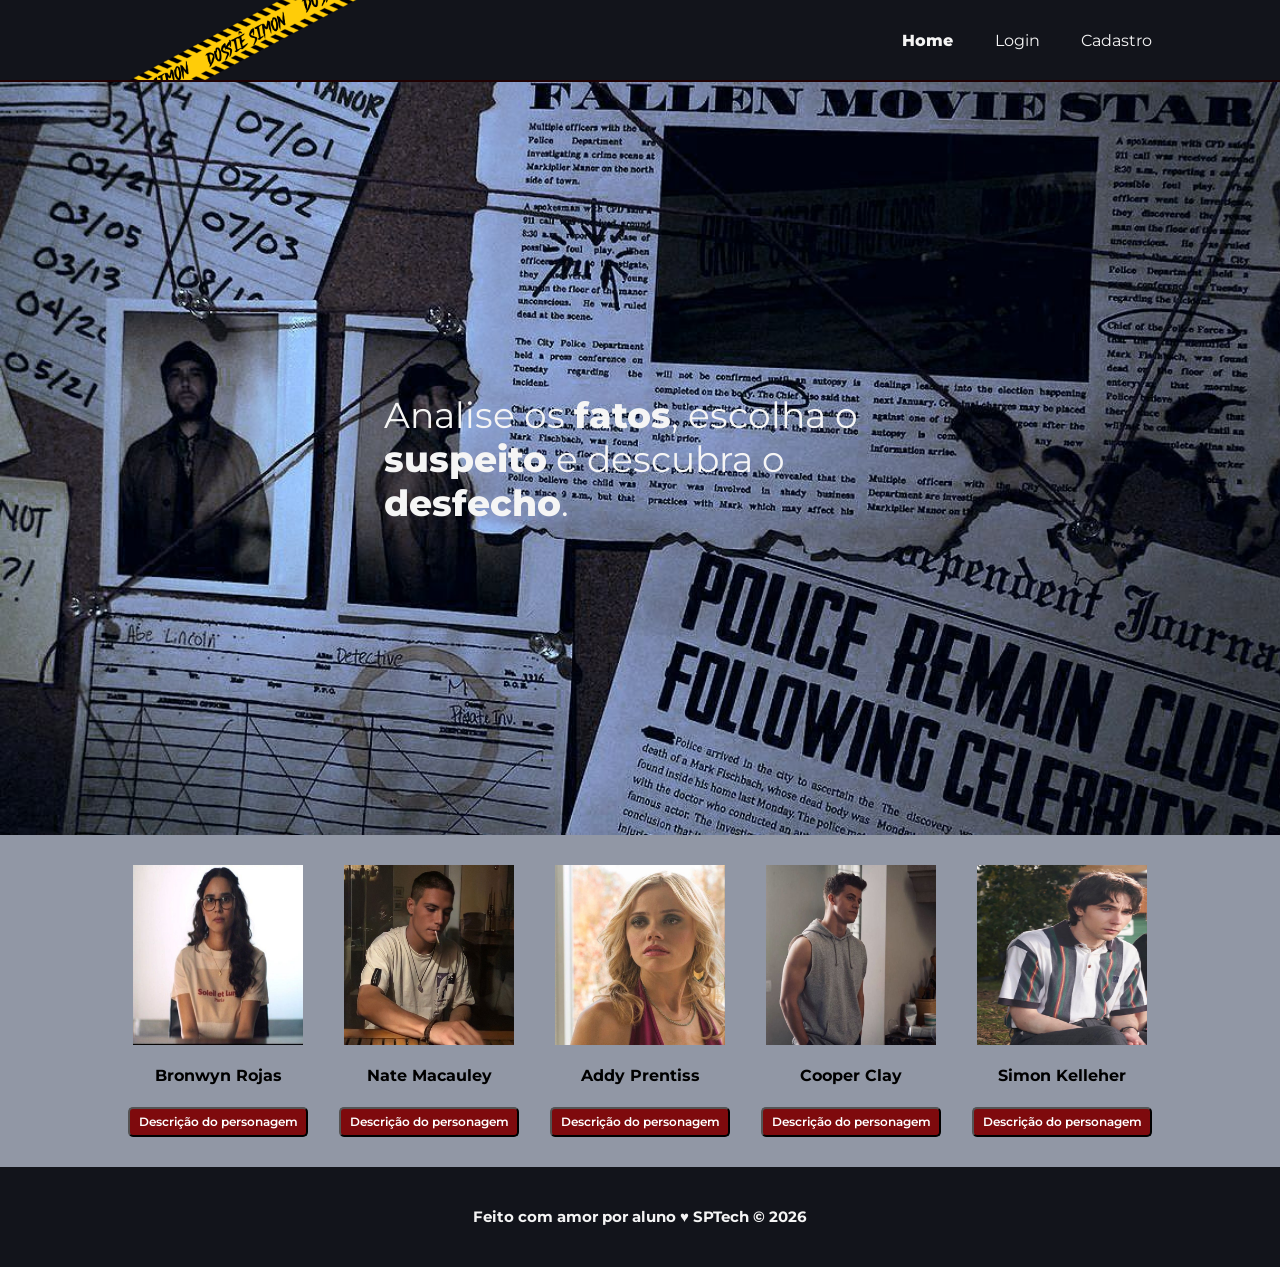
<file: web-data-viz/public/index.html>
<!DOCTYPE html>
<html lang="en">

<head>
    <meta charset="UTF-8">
    <meta http-equiv="X-UA-Compatible" content="IE=edge">
    <meta name="viewport" content="width=device-width, initial-scale=1.0">

    <title>Dossiê Simon | Página Inicial</title>

    <script src="./js/sessao.js"></script>

    <link rel="stylesheet" href="./css/estilo.css">
    <link rel="icon" href="./assets/icon/Dossie Simon icon.png">
    <link rel="preconnect" href="https://fonts.gstatic.com">
</head>

<body>
    <div class="header">
      <div class="container">
        <div class="logo">
        <img src="assets/icon/dossie-simon.png">
    </div>
        <ul class="navbar">
          <li class="agora">
            <a href="#">Home</a>
          </li>
          <li>
            <a href="login.html">Login</a>
          </li>
          <li>
            <a href="cadastro.html">Cadastro</a>
          </li>
        </ul>
      </div>
    </div>
  <span></span>
    <div class="banner">
      <div class="container">
        <p>Analise os <span>fatos</span>, escolha o <span>suspeito</span> e descubra o <span>desfecho</span>.</p>
      </div>
    </div>
  
    <div class="social">
      <div class="container">
        <div class="boxes">
          <div class="box">
            <img src="assets/imgs/bronwyn.jpg">
            <h4>Bronwyn Rojas</h4>
            <button class="btn-info" onclick="info_b()">Descrição do personagem</button>
            <div id="info_bronwyn"></div>
          </div>
          <div class="box">
            <img src="assets/imgs/nate.jpg">
            <h4>Nate Macauley</h4>
            <button class="btn-info" onclick="info_n()">Descrição do personagem</button>
            <div id="info_nate"></div>
          </div>
          <div class="box">
            <img src="assets/imgs/addy.jpg">
            <h4>Addy Prentiss</h4>
             <button class="btn-info" onclick="info_a()">Descrição do personagem</button>
            <div id="info_addy"></div>
          </div>
          <div class="box">
            <img src="assets/imgs/cooper.jpg">
            <h4>Cooper Clay</h4>
            <button class="btn-info" onclick="info_c()">Descrição do personagem</button>
            <div id="info_cooper"></div>
          </div>
          <div class="box">
            <img src="assets/imgs/simon.jpg">
            <h4>Simon Kelleher</h4>
            <button class="btn-info" onclick="info_s()">Descrição do personagem</button>
            <div id="info_simon"></div>
          </div>
        </div>
      </div>
    </div>
  
    <div class="footer">
      <div class="container">
        <h4>Feito com amor por aluno &hearts; SPTech &copy; 2026</h4>
      </div>
    </div>
  </body>

</html>
</file>
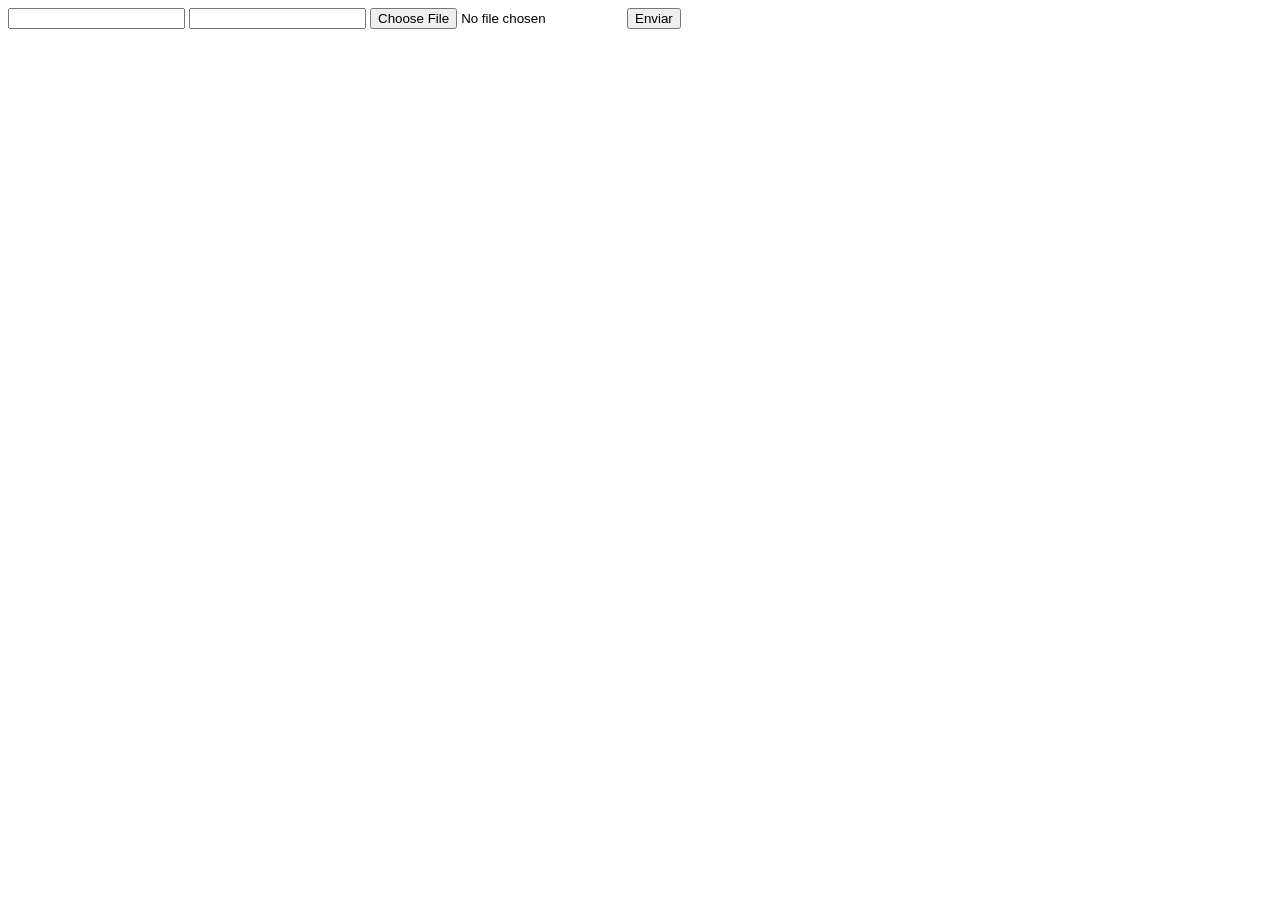
<file: web-data-viz/DOCUMENTOS_DE_APOIO/exemplo_de_upload_de_arquivo/public/index.html>
<!DOCTYPE html>
<html lang="en">

<head>
  <meta charset="UTF-8">
  <meta http-equiv="X-UA-Compatible" content="IE=edge">
  <meta name="viewport" content="width=device-width, initial-scale=1.0">
  <title>Upload</title>
</head>

<body>

  <div>
    <input name="nome" id="nome" type="text" />
    <input name="email" id="email" type="url" />
    <input name="foto" id="foto" type="file" />
    <button onclick="enviar()">Enviar</button>
  </div>

  <div id="container"></div>
</body>

</html>

<script>
  function enviar() {
    const formData = new FormData();
    formData.append('foto', foto.files[0])
    formData.append('nome', nome.value)
    formData.append('email', email.value)

    fetch("/usuarios/cadastro", {
      method: "POST",
      body: formData
    })
      .then(res => {
        window.location = "./perfil.html"
      })
      .catch(err => {
        console.log(err);
      })
  }
</script>
</file>
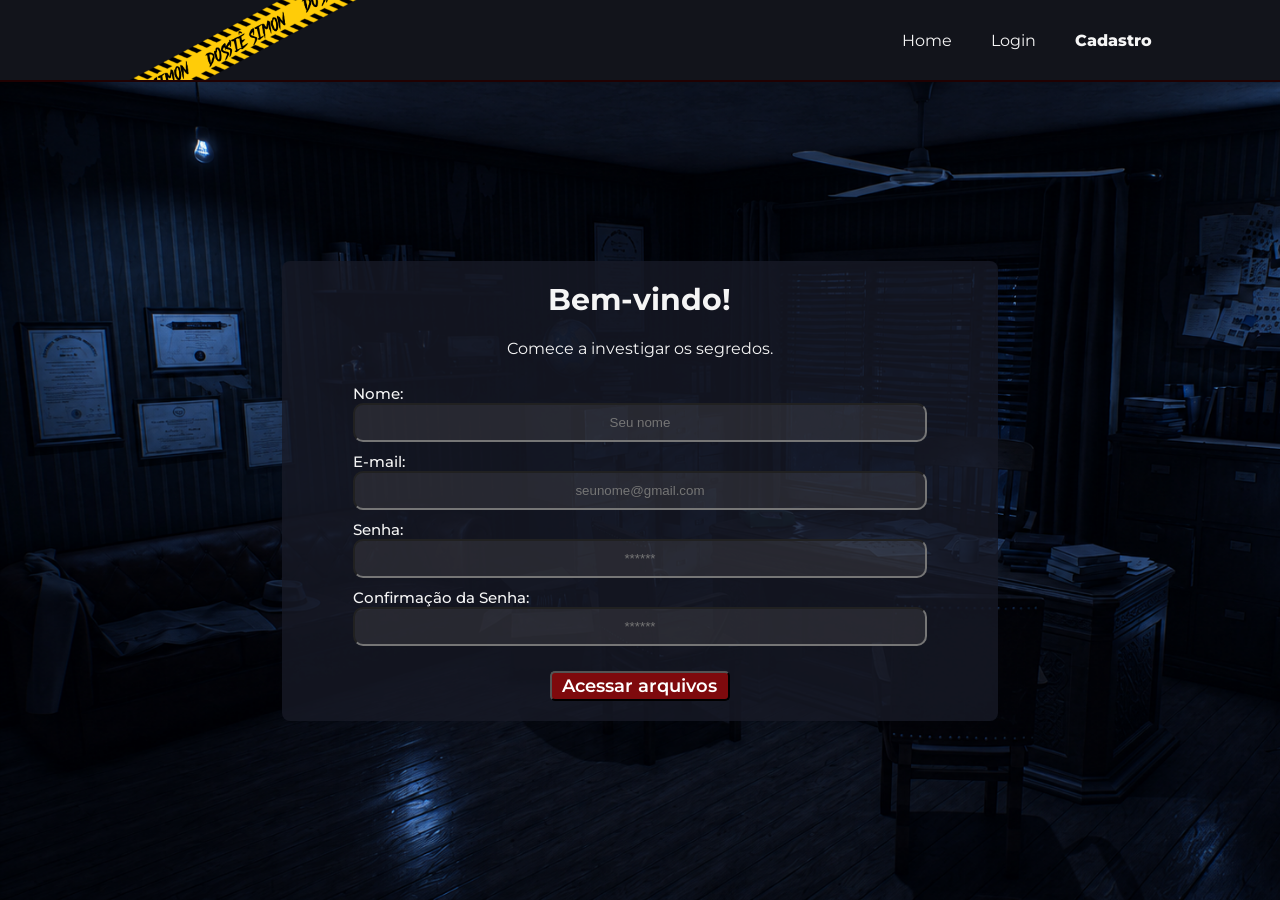
<file: web-data-viz/public/cadastro.html>
<!DOCTYPE html>
<html lang="pt-br">

<head>
  <meta charset="UTF-8" />
  <meta http-equiv="X-UA-Compatible" content="IE=edge" />
  <meta name="viewport" content="width=device-width, initial-scale=1.0" />

  <title>Dossiê Simon | Cadastro</title>

  <script src="./js/sessao.js"></script>

  <link rel="stylesheet" href="./css/estilo.css" />
  <link rel="icon" href="./assets/icon/Dossie Simon icon.png">
  <link rel="preconnect" href="https://fonts.gstatic.com" />

</head>

<body>
  <!--header inicio-->
  <div class="header">
    <div class="container">
      <div class="logo">
        <img src="assets/icon/dossie-simon.png">
    </div>
      <ul class="navbar">
        <li>
          <a href="index.html">Home</a>
        </li>
        <li>
          <a href="login.html">Login</a>
        </li>
        <li class="agora">
          <a href="#">Cadastro</a>
        </li>
      </ul>
    </div>
  </div>
  <!--header fim-->

  <div class="login">
    <div class="alerta_erro">
      <div class="card_erro" id="cardErro">
        <span id="mensagem_erro"></span>
      </div>
    </div>
    <div class="container">
      <div class="card card-cadastro">
        <h2>Bem-vindo!</h2>
        <h4 class="frase">Comece a investigar os segredos.</h4>
        <div class="formulario">
          <!--
                         Para inserir mais um campo, copie uma das inputs abaixo.
                         Assim que inserir vá para o script abaixo.
                     -->
          <div class="campo">
            <span>Nome:</span>
            <input id="nome_input" type="text" placeholder="Seu nome" />
          </div>
          <div class="campo">
            <span>E-mail:</span>
            <input id="email_input" type="text" placeholder="seunome@gmail.com" />
          </div>
          <div class="campo">
            <span>Senha:</span>
            <input id="senha_input" type="password" placeholder="******" />
          </div>
          <div class="campo">
            <span>Confirmação da Senha:</span>
            <input id="confirmacao_senha_input" type="password" placeholder="******" />
          </div>
          <button class="botao" onclick="cadastrar()">Acessar arquivos</button>
        </div>
        <div id="div_aguardar" class="loading-div">
          <img src="./assets/circle-loading.gif" id="loading-gif" />
        </div>

        <div id="div_erros_login"></div>
      </div>
    </div>
  </div>

</body>

</html>

<script>

  function cadastrar() {
    // aguardar();

    //Recupere o valor da nova input pelo nome do id
    // Agora vá para o método fetch logo abaixo
    var nomeVar = nome_input.value;
    var emailVar = email_input.value;
    var senhaVar = senha_input.value;
    var confirmacaoSenhaVar = confirmacao_senha_input.value;
  
    // Verificando se há algum campo em branco
    if (
      nomeVar == "" ||
      emailVar == "" ||
      senhaVar == "" ||
      confirmacaoSenhaVar == "" 
    ) {
      cardErro.style.display = "block";
      mensagem_erro.innerHTML =
        "(Mensagem de erro para todos os campos em branco)";

      finalizarAguardar();
      return false;
    } 
    else if (nomeVar.length <= 1) {
        cardErro.style.display = "block";
        mensagem_erro.innerHTML = "O nome deve ter mais de um caractere.";
        return false;
    } 
    else if (emailVar.indexOf('@') == -1 || emailVar.indexOf('.') == -1) {
        cardErro.style.display = "block";
        mensagem_erro.innerHTML = "O e-mail deve ser válido (obrigatoriamente conter '@' e '.')";
        return false;
    } 
    else if (senhaVar.length < 6) {
        cardErro.style.display = "block";
        mensagem_erro.innerHTML = "A senha deve ter pelo menos 6 caracteres.";
        return false;
    } 
    else if (confirmacaoSenhaVar != senhaVar) {
        cardErro.style.display = "block";
        mensagem_erro.innerHTML ="As senhas informadas não coincidem.";
        return false; 
    } 
    else {
      setInterval(sumirMensagem, 5000);
    }

   
    // Enviando o valor da nova input
    fetch("/usuarios/cadastrar", {
      method: "POST",
      headers: {
        "Content-Type": "application/json",
      },
      body: JSON.stringify({
        // crie um atributo que recebe o valor recuperado aqui
        // Agora vá para o arquivo routes/usuario.js
        nomeServer: nomeVar,
        emailServer: emailVar,
        senhaServer: senhaVar,
      }),
    })
      .then(function (resposta) {
        console.log("resposta: ", resposta);

        if (resposta.ok) {
          cardErro.style.display = "block";

          mensagem_erro.innerHTML =
            "Cadastro realizado com sucesso! Redirecionando para tela de Login...";

          setTimeout(() => {
            window.location = "login.html";
          }, "2000");

          limparFormulario();
          finalizarAguardar();
        } else {
          throw "Houve um erro ao tentar realizar o cadastro!";
        }
      })
      .catch(function (resposta) {
        console.log(`#ERRO: ${resposta}`);
        finalizarAguardar();
      });

    return false;
  }

  function sumirMensagem() {
    cardErro.style.display = "none";
  }
</script>
</file>
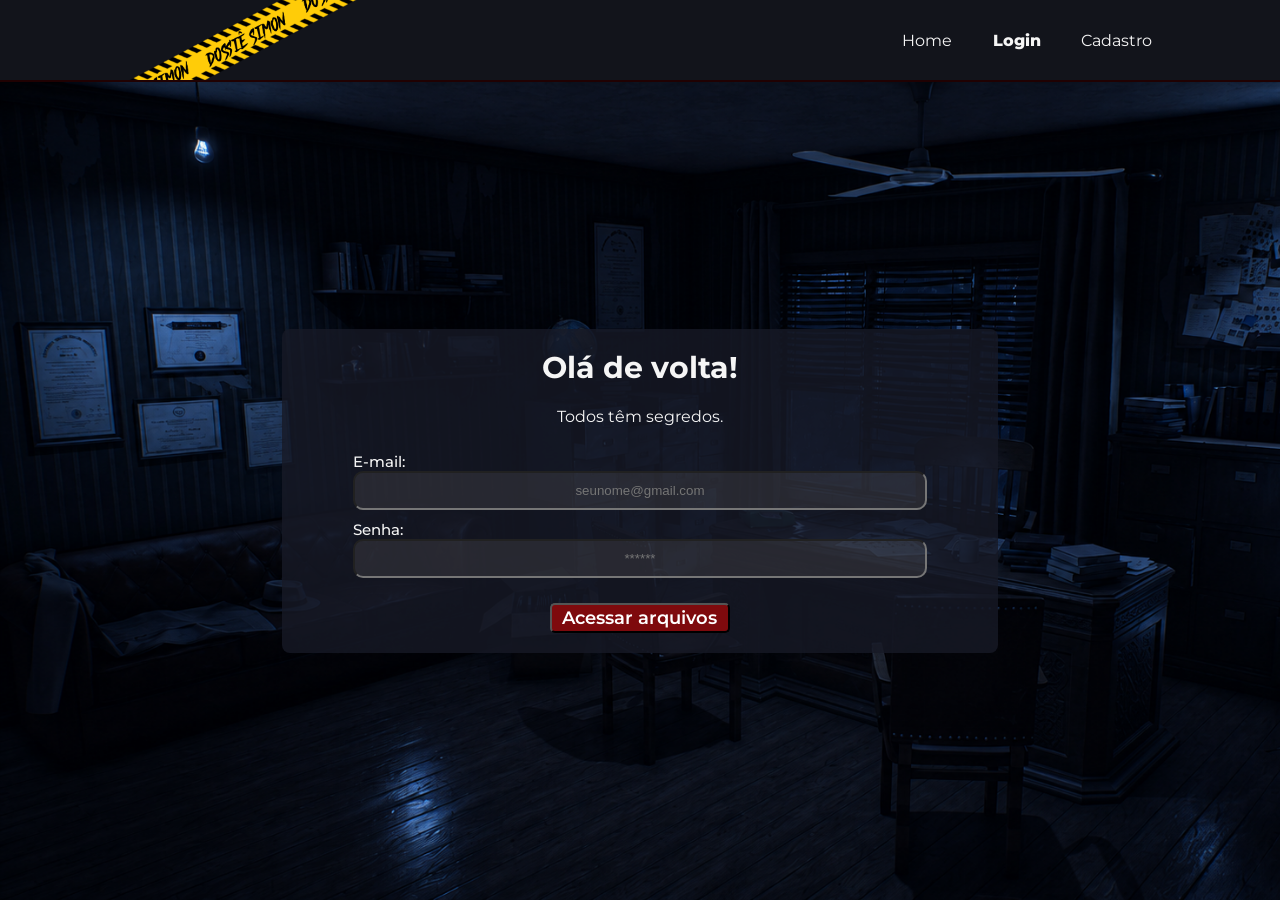
<file: web-data-viz/public/login.html>
<!DOCTYPE html>
<html lang="pt-br">

<head>
    <meta charset="UTF-8">
    <meta http-equiv="X-UA-Compatible" content="IE=edge">
    <meta name="viewport" content="width=device-width, initial-scale=1.0">

    <title>Dossiê Simon | Login</title>

    <script src="./js/sessao.js"></script>

    <link rel="stylesheet" href="./css/estilo.css">
    <link rel="icon" href="./assets/icon/Dossie Simon icon.png">
    <link rel="preconnect" href="https://fonts.gstatic.com">
</head>

<body>

    <!--Header-->

    <div class="header">
        <div class="container">
            <div class="logo">
        <img src="assets/icon/dossie-simon.png">
    </div>
            <ul class="navbar">
                <li>
                    <a href="index.html">Home</a>
                </li>
                <li class="agora">
                    <a href="#">Login</a>
                </li>
                <li>
                    <a href="cadastro.html">Cadastro</a>
                </li>
            </ul>
        </div>
    </div>


    <div class="login">
        <div class="alerta_erro">
            <div class="card_erro" id="cardErro">
                <span id="mensagem_erro"></span>
            </div>
        </div>
        <div class="container">
            <div class="card card-login">
                <h2>Olá de volta!</h2>
                <h4 class="frase">Todos têm segredos.</h4>
                <div class="formulario">
                    <div class="campo">
                        <span>E-mail:</span>
                        <input id="email_input" type="text" placeholder="seunome@gmail.com">
                    </div>
                    <div class="campo">
                        <span>Senha:</span>
                        <input id="senha_input" type="password" placeholder="******">
                    </div>
                    <button class="botao" onclick="entrar()">Acessar arquivos</button>
                </div>

                <div id="div_aguardar" class="loading-div">
                    <img src="./assets/circle-loading.gif" id="loading-gif">
                </div>

                <div id="div_erros_login"></div>
            </div>
        </div>
    </div>

</body>

</html>

<script>


    function entrar() {
        aguardar();

        var emailVar = email_input.value;
        var senhaVar = senha_input.value;

        if (emailVar == "" || senhaVar == "") {
            cardErro.style.display = "block"
            mensagem_erro.innerHTML = "(Mensagem de erro para todos os campos em branco)";
            finalizarAguardar();
            return false;
        }
        else {
            setInterval(sumirMensagem, 5000)
        }

        console.log("FORM LOGIN: ", emailVar);
        console.log("FORM SENHA: ", senhaVar);

        fetch("/usuarios/autenticar", {
            method: "POST",
            headers: {
                "Content-Type": "application/json"
            },
            body: JSON.stringify({
                emailServer: emailVar,
                senhaServer: senhaVar
            })
        }).then(function (resposta) {
            console.log("ESTOU NO THEN DO entrar()!")

            if (resposta.ok) {
                console.log(resposta);

                resposta.json().then(json => {
                    console.log(json);
                    console.log(JSON.stringify(json));
                    sessionStorage.EMAIL_USUARIO = json.email;
                    sessionStorage.NOME_USUARIO = json.nome;
                    sessionStorage.ID_USUARIO = json.id;
                    sessionStorage.AQUARIOS = JSON.stringify(json.aquarios)

                    setTimeout(function () {
                        window.location = "./dashboard/pistas.html";
                    }, 1000); // apenas para exibir o loading

                });

            } else {

                console.log("Houve um erro ao tentar realizar o login!");

                resposta.text().then(texto => {
                    console.error(texto);
                    finalizarAguardar(texto);
                });
            }

        }).catch(function (erro) {
            console.log(erro);
        })

        return false;
    }

    function sumirMensagem() {
        cardErro.style.display = "none"
    }

</script>
</file>
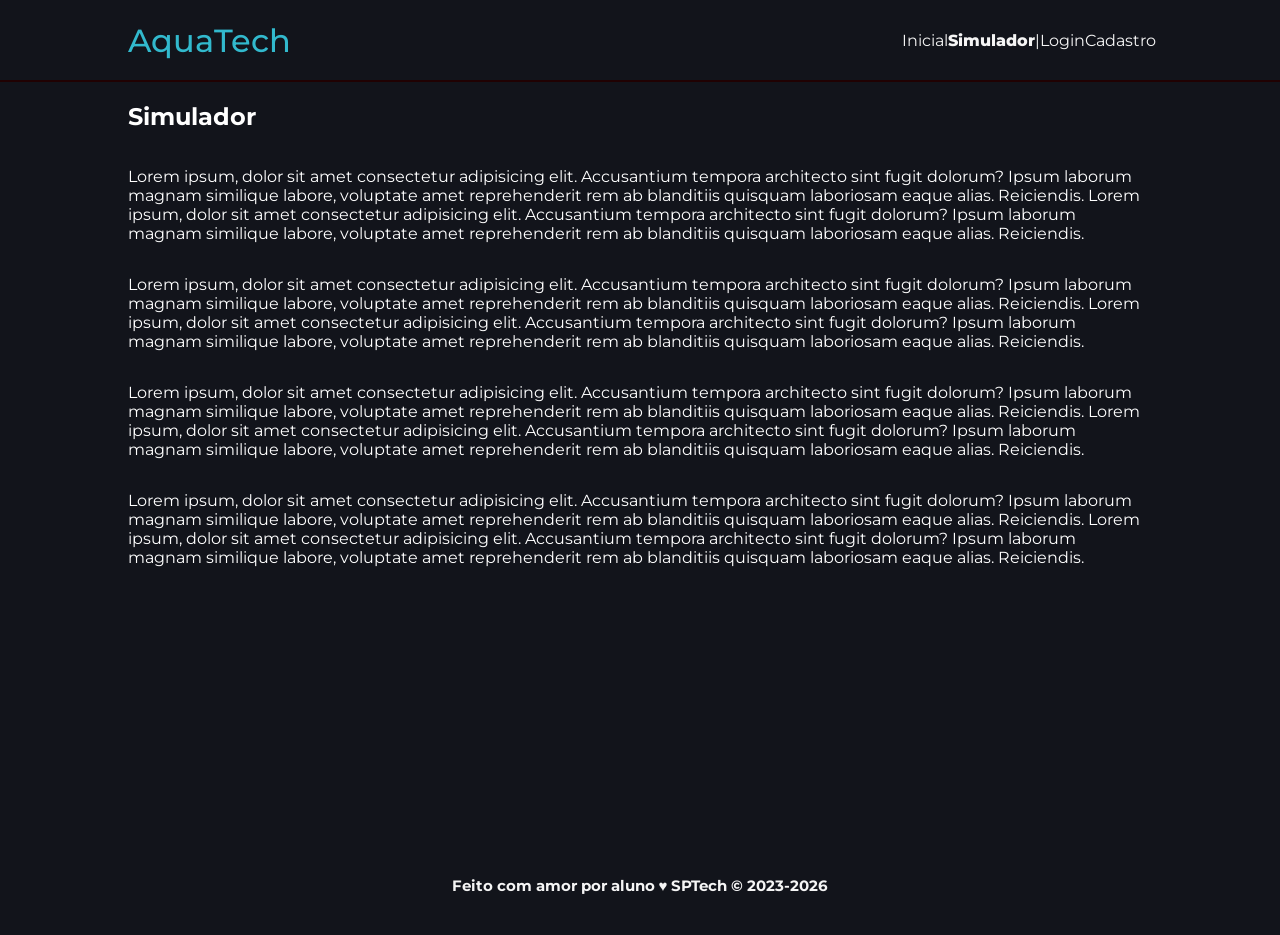
<file: web-data-viz/public/simulador.html>
<!DOCTYPE html>
<html lang="pt-br">

<head>
    <meta charset="UTF-8">
    <meta http-equiv="X-UA-Compatible" content="IE=edge">
    <meta name="viewport" content="width=device-width, initial-scale=1.0">

    <title>AquaTech | Simulador</title>

    <script src="./js/sessao.js"></script>

    <link rel="stylesheet" href="./css/estilo.css">
    <link rel="icon" href="./assets/icon/favicon2.ico">
    <link rel="preconnect" href="https://fonts.gstatic.com">
</head>

<body>

    <!--header inicio-->
    <div class="header">
        <div class="container">
            <h1 class="titulo">AquaTech</h1>
            <ul class="navbar">
                <li>
                    <a href="./index.html">Inicial</a>
                </li>
                <li class="agora">Simulador</li>
                <li>|</li>
                <li>
                    <a href="./login.html">Login</a>
                </li>
                <li>
                    <a href="./login.html">Cadastro</a>
                </li>
            </ul>
        </div>
    </div>


    <!-- simulador inicio -->
    <div class="simulador">
        <div class="container">
            <h2>Simulador</h2>
            <p>Lorem ipsum, dolor sit amet consectetur adipisicing elit. Accusantium tempora architecto sint fugit
                dolorum? Ipsum laborum magnam similique labore, voluptate amet reprehenderit rem ab blanditiis quisquam
                laboriosam eaque alias. Reiciendis. Lorem ipsum, dolor sit amet consectetur adipisicing elit.
                Accusantium tempora architecto sint fugit dolorum? Ipsum laborum magnam similique labore, voluptate amet
                reprehenderit rem ab blanditiis quisquam laboriosam eaque alias. Reiciendis.</p>
            <p>Lorem ipsum, dolor sit amet consectetur adipisicing elit. Accusantium tempora architecto sint fugit
                dolorum? Ipsum laborum magnam similique labore, voluptate amet reprehenderit rem ab blanditiis quisquam
                laboriosam eaque alias. Reiciendis. Lorem ipsum, dolor sit amet consectetur adipisicing elit.
                Accusantium tempora architecto sint fugit dolorum? Ipsum laborum magnam similique labore, voluptate amet
                reprehenderit rem ab blanditiis quisquam laboriosam eaque alias. Reiciendis.</p>
            <p>Lorem ipsum, dolor sit amet consectetur adipisicing elit. Accusantium tempora architecto sint fugit
                dolorum? Ipsum laborum magnam similique labore, voluptate amet reprehenderit rem ab blanditiis quisquam
                laboriosam eaque alias. Reiciendis. Lorem ipsum, dolor sit amet consectetur adipisicing elit.
                Accusantium tempora architecto sint fugit dolorum? Ipsum laborum magnam similique labore, voluptate amet
                reprehenderit rem ab blanditiis quisquam laboriosam eaque alias. Reiciendis.</p>
            <p>Lorem ipsum, dolor sit amet consectetur adipisicing elit. Accusantium tempora architecto sint fugit
                dolorum? Ipsum laborum magnam similique labore, voluptate amet reprehenderit rem ab blanditiis quisquam
                laboriosam eaque alias. Reiciendis. Lorem ipsum, dolor sit amet consectetur adipisicing elit.
                Accusantium tempora architecto sint fugit dolorum? Ipsum laborum magnam similique labore, voluptate amet
                reprehenderit rem ab blanditiis quisquam laboriosam eaque alias. Reiciendis.</p>

        </div>
    </div>
    <!-- simulador fim -->

    <!--footer inicio-->
    <div class="footer">
        <div class="container">
            <h4>Feito com amor por aluno &hearts; SPTech &copy; 2023-2026</h4>
        </div>
    </div>
    <!--footer fim-->


</body>

</html>
</file>
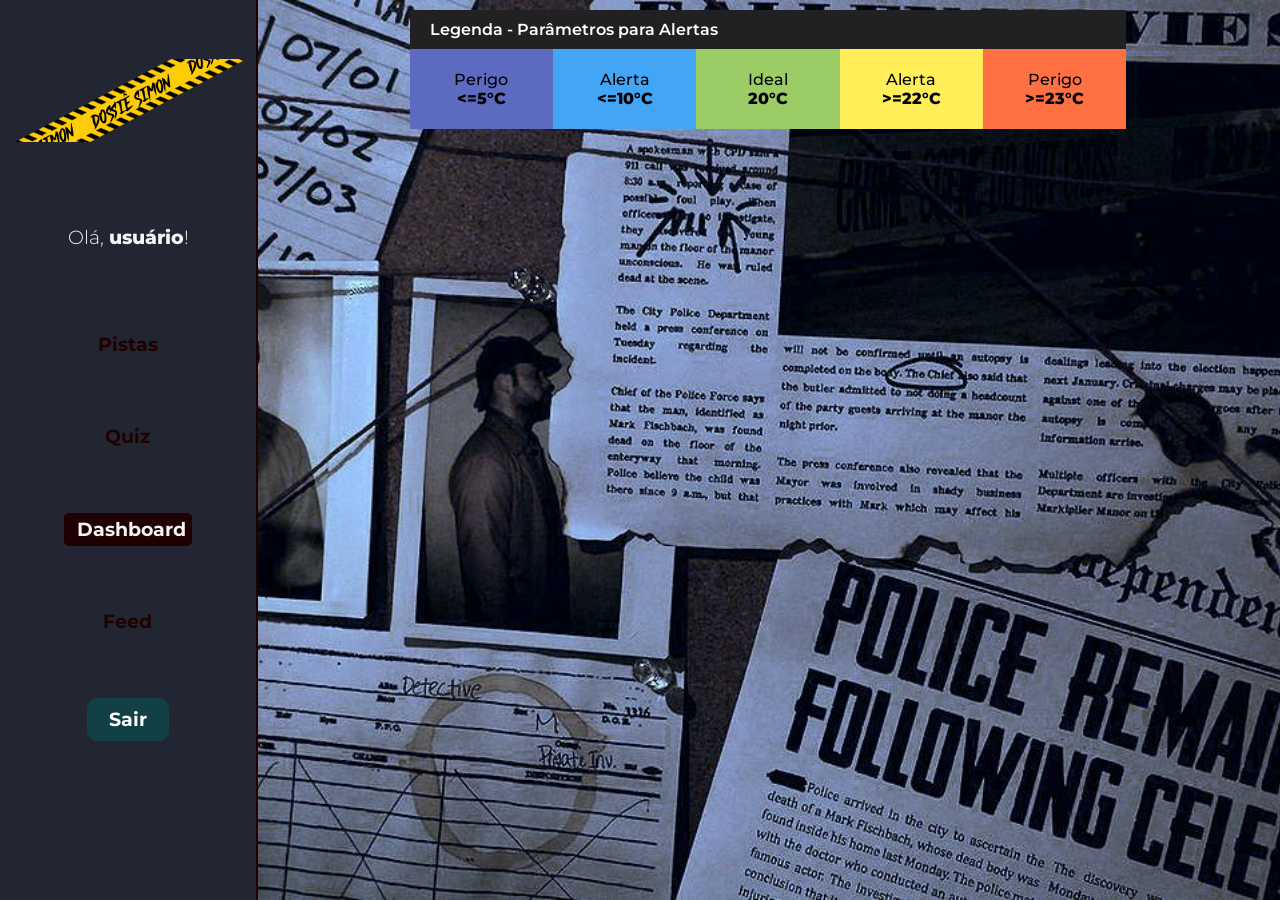
<file: web-data-viz/public/dashboard/cards.html>
<!DOCTYPE html>
<html lang="pt-br">

<head>
    <meta charset="UTF-8">
    <meta http-equiv="X-UA-Compatible" content="IE=edge">
    <meta name="viewport" content="width=device-width, initial-scale=1.0">
    <title>Dossiê Simon | Tempo Real</title>

    <link rel="icon" href="../assets/icon/Dossie Simon icon.png">
    <link rel="stylesheet" href="./../css/dashboards.css">
    <link rel="stylesheet" href="./../css/estilo.css" />
    <script src="../js/sessao.js"></script>
    <script src="../js/alerta.js"></script>
    <link rel="preconnect" href="https://fonts.gstatic.com">
    <link
        href="https://fonts.googleapis.com/css2?family=Exo+2:ital,wght@0,100;0,200;0,300;0,400;0,500;0,600;0,700;0,800;0,900;1,100;1,200;1,300;1,400;1,500;1,600;1,700;1,800;1,900&display=swap"
        rel="stylesheet">
</head>

<body onload="exibirAquarios(),  atualizacaoPeriodica()">

   <div class="janela">
        <div class="header-left">
            <div class="logo">
            <img src="../assets/icon/dossie-simon.png">
            </div>

            <div class="hello">
                <h3>Olá, <span id="b_usuario">usuário</span>!</h3>
            </div>

            <div class="btn-nav-white">
                <a href="./pistas.html">
                    <h3>Pistas</h3>
                </a>
            </div>

             <div class="btn-nav-white">
                <a href="./cards.html">
                    <h3>Quiz</h3>
                </a>
            </div>

            <div class="btn-nav">

                <h3>Dashboard</h3>

            </div>

            <div class="btn-nav-white">
                <a href="./mural.html">
                    <h3>Feed</h3>
                </a>
            </div>

            <div class="btn-logout" onclick="limparSessao()">
                <h3>Sair</h3>
            </div>

        </div>

        <div class="dash">
            <div id="alerta">
            </div>
            <div class="area-parametros-alerta">
                <p class="titulo-legenda">
                    Legenda - Parâmetros para Alertas
                </p>
                <div class="parametros-alerta">
                    <div class="item-regua perigo-frio">
                        <p>Perigo</p>
                        <p>&lt;=5°C</p>
                    </div>
                    <div class="item-regua alerta-frio">
                        <p>Alerta</p>
                        <p>&lt;=10°C</p>
                    </div>
                    <div class="item-regua ideal">
                        <p>Ideal</p>
                        <p>20°C</p>
                    </div>
                    <div class="item-regua alerta-quente">
                        <p>Alerta</p>
                        <p>&gt;=22°C</p>
                    </div>
                    <div class="item-regua perigo-quente">
                        <p>Perigo</p>
                        <p>&gt;=23°C</p>
                    </div>
                </div>
            </div>

            <div class="cards" id="cardAquarios">

            </div>

        </div>

    </div>

</body>

<script>

    function exibirAquarios() {
        JSON.parse(sessionStorage.AQUARIOS).forEach(item => {
            document.getElementById("cardAquarios").innerHTML += `
                    <div class="card-aquario">
                        <div class="title-aquario">
                            <h1>${item.descricao}</h1>
                        </div>
                        <div class="desc-aquario">
                        <div class="temperatura">
                            <p id="temp_aquario_${item.id}">-°C</p>
                        </div>
                        <div class="cor-alerta" id="card_${item.id}"></div>
                    </div>
                    </div>
                    `
        });
    }

</script>

</html>
</file>
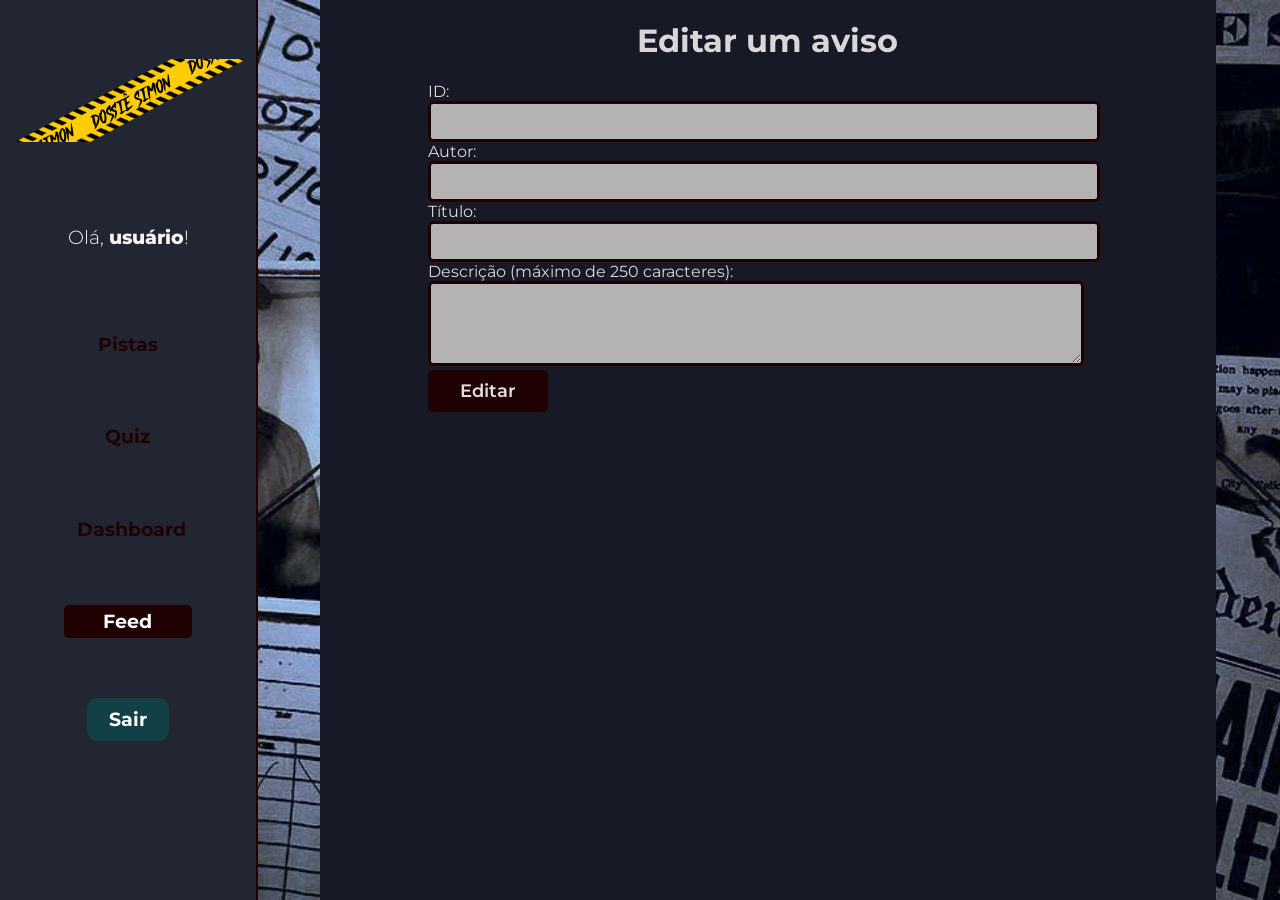
<file: web-data-viz/public/dashboard/edicao-aviso.html>
<!DOCTYPE html>
<html lang="pt-br">

<head>
    <meta charset="UTF-8">
    <meta http-equiv="X-UA-Compatible" content="IE=edge">
    <meta name="viewport" content="width=device-width, initial-scale=1.0">
    <title>Dossiê Simon | Página Inicial</title>

    <link rel="icon" href="../assets/icon/Dossie Simon icon.png">
    <link rel="stylesheet" href="./../css/dashboards.css">
    <link rel="stylesheet" href="./../css/estilo.css" />
    <script src="../js/sessao.js"></script>

    <link rel="preconnect" href="https://fonts.gstatic.com">
    <link
        href="https://fonts.googleapis.com/css2?family=Exo+2:ital,wght@0,100;0,200;0,300;0,400;0,500;0,600;0,700;0,800;0,900;1,100;1,200;1,300;1,400;1,500;1,600;1,700;1,800;1,900&display=swap"
        rel="stylesheet">
</head>

<body onload=" listarInfosDeUm()" style="background-color: #161618;">
    <!-- <body onload="validarSessao()"> -->

   <div class="janela">
        <div class="header-left">
            <div class="logo">
            <img src="../assets/icon/dossie-simon.png">
            </div>

            <div class="hello">
                <h3>Olá, <span id="b_usuario">usuário</span>!</h3>
            </div>

            <div class="btn-nav-white">
                <a href="./pistas.html">
                    <h3>Pistas</h3>
                </a>
            </div>

             <div class="btn-nav-white">
                <a href="./quiz.html">
                    <h3>Quiz</h3>
                </a>
            </div>

            <div class="btn-nav-white">
            <a href="./dashboard.html">
                <h3>Dashboard</h3>
                </a>
            </div>

            <div class="btn-nav">
                <a href="./mural.html">
                    <h3>Feed</h3>
                </a>
            </div>

            <div class="btn-logout" onclick="limparSessao()">
                <h3>Sair</h3>
            </div>

        </div>

        <div class="dash-right">

            <div class="avisos">
                <div class="container">
                    <h1>Editar um aviso</h1>
                    <div class="div-form">
                        <label>
                            ID:
                            <br>
                            <input id="input_id" maxlength="100" type="text" style="color: rgb(196, 196, 196)" disabled>
                        </label>
                        <label>
                            Autor:
                            <br>
                            <input id="input_nome" maxlength="100" type="text" style="color: rgb(196, 196, 196)"
                                disabled>
                        </label>
                        <label>
                            Título:
                            <br>
                            <input id="input_titulo" maxlength="100" type="text" style="color: rgb(196, 196, 196)"
                                disabled>
                        </label>
                        <br>
                        <label>
                            Descrição (máximo de 250 caracteres):
                            <br>
                            <textarea id="textarea_descricao" maxlength="250" rows="5"></textarea>
                        </label>
                        <br>
                        <button onclick="editar()">Editar</button>
                    </div>

                </div>
            </div>
        </div>
    </div>
</body>

</html>

<script>
    function listarInfosDeUm() {
        console.log("Criar função de trazer informações de post escolhido");
    }

    function editar() {
        fetch(`/avisos/editar/${sessionStorage.getItem("ID_POSTAGEM_EDITANDO")}`, {
            method: "PUT",
            headers: {
                "Content-Type": "application/json"
            },
            body: JSON.stringify({
                descricao: textarea_descricao.value
            })
        }).then(function (resposta) {

            if (resposta.ok) {
                window.alert("Post atualizado com sucesso pelo usuario de email: " + sessionStorage.getItem("EMAIL_USUARIO") + "!");
                window.location = "/dashboard/mural.html"
            } else if (resposta.status == 404) {
                window.alert("Deu 404!");
            } else {
                throw ("Houve um erro ao tentar realizar a postagem! Código da resposta: " + resposta.status);
            }
        }).catch(function (resposta) {
            console.log(`#ERRO: ${resposta}`);
        });
    }

</script>
</file>
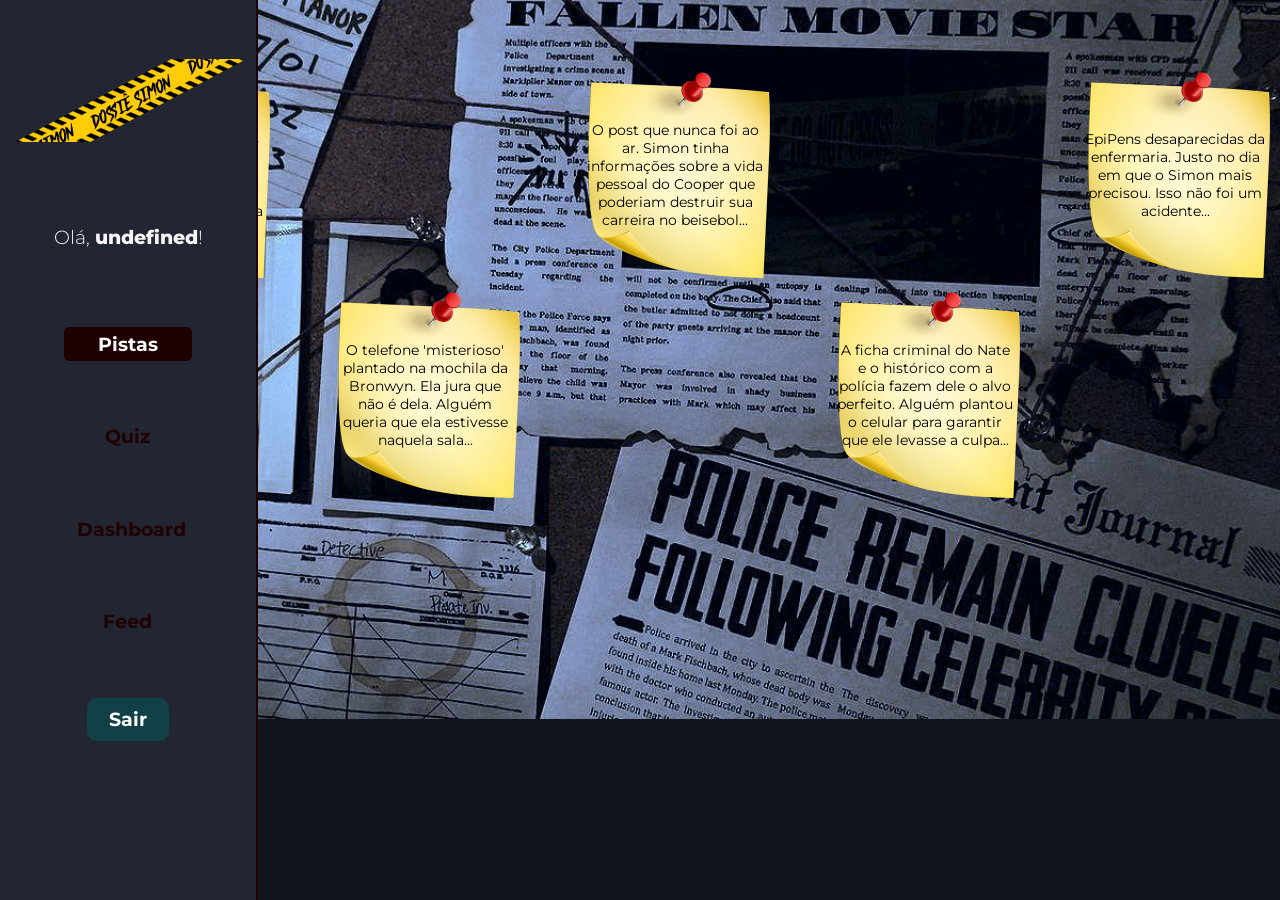
<file: web-data-viz/public/dashboard/pistas.html>
<!DOCTYPE html>
<html lang="en">
<head>
    <meta charset="UTF-8">
    <meta name="viewport" content="width=device-width, initial-scale=1.0">
    <title>Dossiê Simon | Pistas</title>

    <link rel="stylesheet" href="./../css/dashboards.css">
    <link rel="stylesheet" href="./../css/estilo.css" />
    <script src="../js/sessao.js"></script>
    <link rel="icon" href="../assets/icon/Dossie Simon icon.png">
</head>
<body>

<div class="janela">
        <div class="header-left">
            <div class="logo">
            <img src="../assets/icon/dossie-simon.png">
            </div>

            <div class="hello">
                <h3>Olá, <span id="b_usuario">usuário</span>!</h3>
            </div>

            <div class="btn-nav">
                <a href="./pistas.html">
                    <h3>Pistas</h3>
                </a>
            </div>

             <div class="btn-nav-white">
                <a href="./quiz.html">
                    <h3>Quiz</h3>
                </a>
            </div>

            <div class="btn-nav-white">
            <a href="./dashboard.html">
                <h3>Dashboard</h3>
                </a>
            </div>

            <div class="btn-nav-white">
                <a href="./mural.html">
                    <h3>Feed</h3>
                </a>
            </div>

            <div class="btn-logout" onclick="limparSessao()">
                <h3>Sair</h3>
            </div>

        </div>

    <div class="mural">
    <div class="post-it">
        <p>Restos de óleo de amendoim encontrados em um copo na sala de detenção. Simon era alérgico. Alguém sabia exatamente o que estava fazendo...</p></div>
    <div class="post-it baixo">
        <p>O telefone 'misterioso' plantado na mochila da Bronwyn. Ela jura que não é dela. Alguém queria que ela estivesse naquela sala...</p></div>
    <div class="post-it">
        <p>O post que nunca foi ao ar. Simon tinha informações sobre a vida pessoal do Cooper que poderiam destruir sua carreira no beisebol...</p></div> 
    <div class="post-it baixo">
        <p>A ficha criminal do Nate e o histórico com a polícia fazem dele o alvo perfeito. Alguém plantou o celular para garantir que ele levasse a culpa...</p></div>
    <div class="post-it">
        <p>EpiPens desaparecidas da enfermaria. Justo no dia em que o Simon mais precisou. Isso não foi um acidente...</p></div>
    </div>

</body>
</html>
<script>
        b_usuario.innerHTML = sessionStorage.NOME_USUARIO;

</script>
</file>
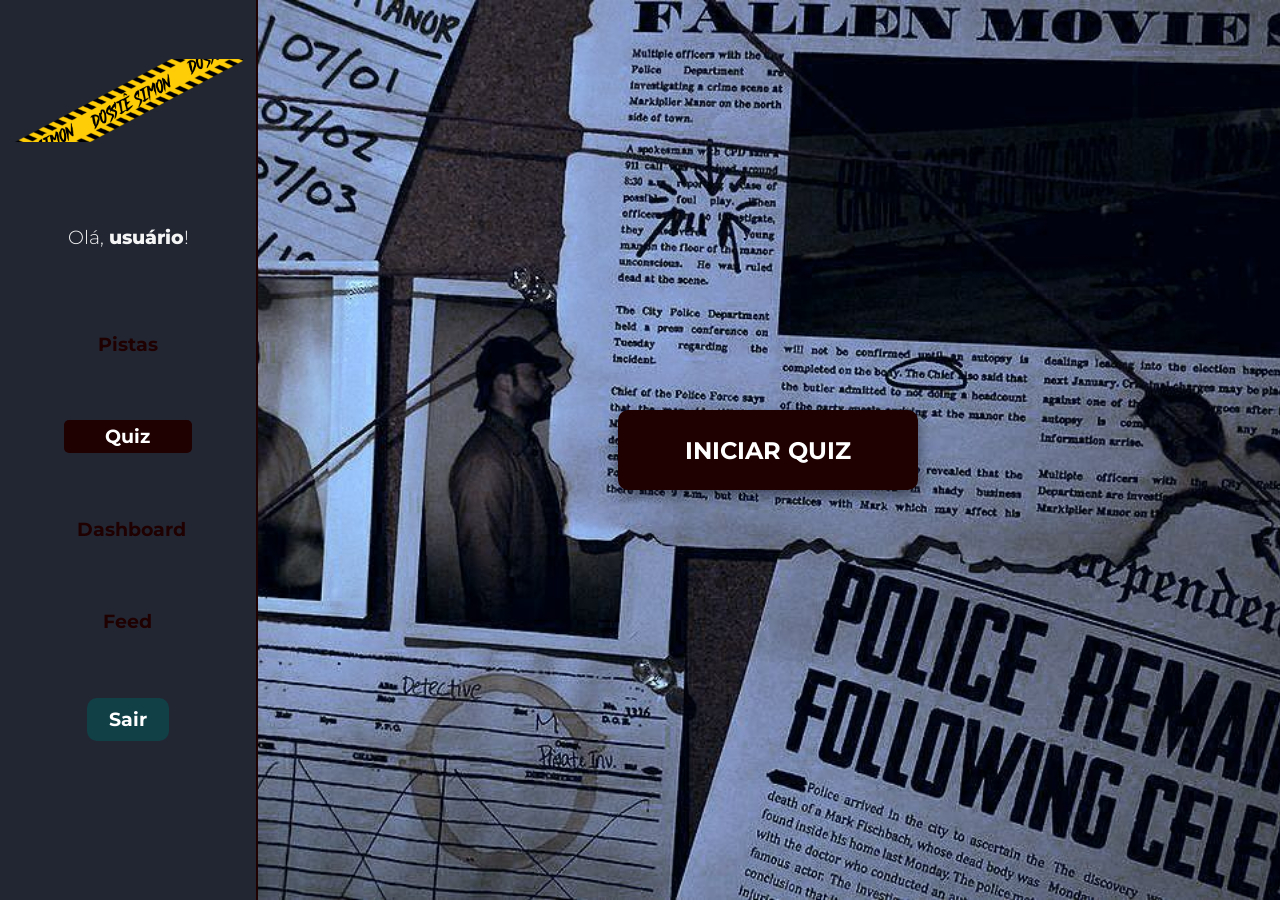
<file: web-data-viz/public/dashboard/quiz.html>
<!DOCTYPE html>
<html lang="pt-br">

<head>
    <meta charset="UTF-8">
    <meta name="viewport" content="width=device-width, initial-scale=1.0">
    <title>Dossiê Simon | Quiz</title>

    <link rel="icon" href="../assets/icon/Dossie Simon icon.png">
    <link rel="stylesheet" href="./../css/dashboards.css">
    <link rel="stylesheet" href="./../css/estilo.css" />
    <script src="../js/sessao.js"></script>
    <script src="./../js/alerta.js"></script>
</head>

<body onload="onloadEsconder()">

    <div class="janela">
        <div class="header-left">
            <div class="logo">
                <img src="../assets/icon/dossie-simon.png">
            </div>

            <div class="hello">
                <h3>Olá, <span id="b_usuario">usuário</span>!</h3>
            </div>

            <div class="btn-nav-white">
                <a href="./pistas.html">
                    <h3>Pistas</h3>
                </a>
            </div>

            <div class="btn-nav">
                <a href="./quiz.html">
                    <h3>Quiz</h3>
                </a>
            </div>

            <div class="btn-nav-white">
                <a href="./dashboard.html">
                    <h3>Dashboard</h3>
                </a>
            </div>

            <div class="btn-nav-white">
                <a href="./mural.html">
                    <h3>Feed</h3>
                </a>
            </div>

            <div class="btn-logout" onclick="limparSessao()">
                <h3>Sair</h3>
            </div>
        </div>

        <div id="pontuacaoEJogo">

            <button id="btnIniciarQuiz" onclick="iniciarQuiz()" class="btn-iniciar">INICIAR QUIZ</button>

            <div id="secao_voto" class="voto" style="display: none;">
                <div class="padding-8">
                    <p>Selecione quem você acredita ser o responsável pelo crime:</p>
                </div>

                <div id="opcoes_voto" class="opcoes-voto">
                    <div class="item-suspeito">
                        <input type="radio" id="suspeito1" name="suspeito" value="Bronwyn">
                        <img src="../assets/imgs/bronwyn.jpg" alt="Bronwyn" class="img">
                        <label for="suspeito1" class="option">Bronwyn (A Inteligente)</label>
                    </div>

                    <div class="item-suspeito">
                        <input type="radio" id="suspeito2" name="suspeito" value="Nate">
                        <img src="../assets/imgs/nate.jpg" alt="Nate" class="img">
                        <label for="suspeito2" class="option">Nate (O Criminoso)</label>
                    </div>

                    <div class="item-suspeito">
                        <input type="radio" id="suspeito3" name="suspeito" value="Cooper">
                        <img src="../assets/imgs/cooper.jpg" alt="Cooper" class="img">
                        <label for="suspeito3" class="option">Cooper (O Atleta)</label>
                    </div>

                    <div class="item-suspeito">
                        <input type="radio" id="suspeito4" name="suspeito" value="Addy">
                        <img src="../assets/imgs/addy.jpg" alt="Addy" class="img">
                        <label for="suspeito4" class="option">Addy (A Princesa)</label>
                    </div>

                    <div class="item-suspeito">
                        <input type="radio" id="suspeito5" name="suspeito" value="Simon">
                        <img src="../assets/imgs/simon.jpg" alt="Simon" class="img">
                        <label for="suspeito5" class="option">Simon (O criador)</label>
                    </div>
                </div>

                <div class="padding-8">
                    <button onclick="confirmarSuspeito()" id="btnVotar">Registrar Suspeito</button>
                </div>
                <div id="msg_voto" class="padding-8"></div>
            </div>

            <div id="verdade" class="vdd" style="display: none;">
                <h3>Verdade Revelada!</h3>
                <p>Depois de semanas de falsas pistas, acusações mútuas entre o quarteto de Bayview
                    (Nate, Bronwyn, Addy e Cooper) e teorias criadas pela comunidade de investigadores,
                    a peça final do quebra-cabeça foi encontrada.</p>
                <span class="frase-destaque">O culpado não estava entre os quatro suspeitos principais.</span>
                <p>
                    O plano foi arquitetado pelo próprio <span class="frase-destaque">Simon Kelleher</span>. Amargurado pelo
                    isolamento social e em busca de uma vingança definitiva contra os colegas que o
                    rejeitaram, Simon planejou a própria morte na sala de detenção para incriminar os
                    quatro estudantes mais populares da escola, garantindo que suas reputações fossem
                    destruídas para sempre.
                </p>
                <p>
                    Para garantir que o plano funcionasse do lado de fora, ele contou com a ajuda oculta
                    de <span class="frase-destaque">Jake</span> (ex-namorado de Addy), que ficou responsável por continuar as
                    postagens no aplicativo About That e direcionar a investigação da polícia contra o grupo.
                </p>
                <p class="fechado">CASO RESOLVIDO</p>

                <button class="fechar-vdd" onclick="fechar()">Fechar página</button>
            </div>

            <div id="pontuacao" class="container-pontuacao">
                <div id="pontuacaoDuranteJogo" class="duranteJogo">
                    <span class="valor acerto">Acertos: <span id="spanCertas">0</span></span>
                    <span class="valor erro">Erros: <span id="spanErradas">0</span></span>
                </div>
                <div id="pontuacaoFinalJogo" class="pontFinal">
                    <span id="pontuacaoFinal">Pontuação Final:
                        <span id="spanPontuacaoFinal">***</span>
                    </span>
                    <span id="msgFinal">***</span>
                </div>
            </div>

            <div id="jogo" class="container-quiz">
                <div id="infoQuestao" class="infosQ">
                    <span>Questão atual: <span id="spanNumeroDaQuestaoAtual"></span> de <span id="qtdQuestoes"></span> questões.</span>
                </div>

                <div id="perguntaDaQuestaoAtual" class="pergQA">
                    <span id="spanQuestaoExibida" class="text-bold"></span>
                </div>

                <div id="infoAlternativas" class="padding-8">
                    <span><em>Escolha uma opção dentre as abaixo:</em></span>
                </div>

                <div id="opcoes" class="flex-colunar padding-8">
                    <span>
                        <input type="radio" id="primeiraOpcao" name="option" class="radio" value="alternativaA" />
                        <label for="primeiraOpcao" class="option" id="labelOpcaoUm"></label>
                    </span>
                    <span>
                        <input type="radio" id="segundaOpcao" name="option" class="radio" value="alternativaB" />
                        <label for="segundaOpcao" class="option" id="labelOpcaoDois"></label>
                    </span>
                    <span>
                        <input type="radio" id="terceiraOpcao" name="option" class="radio" value="alternativaC" />
                        <label for="terceiraOpcao" class="option" id="labelOpcaoTres"></label>
                    </span>
                    <span>
                        <input type="radio" id="quartaOpcao" name="option" class="radio" value="alternativaD" />
                        <label for="quartaOpcao" class="option" id="labelOpcaoQuatro"></label>
                    </span>
                </div>

                <div id="botoes" class="flex-colunar padding-8">
                    <button onclick="submeter()" id="btnSubmeter">Submeter resposta</button>
                    <button onclick="avancar()" id="btnProx" disabled>Avançar para próxima questão</button>
                    <button onclick="tentarNovamente()" id="btnTentarNovamente" disabled>Tentar novamente</button>
                    <button onclick="exibirTelaVoto()" id="confirmarSuspeito">Diga o seu suspeito</button>
                </div>
            </div>

        </div>
    </div>

</body>
</html>

<script>
    if (sessionStorage.NOME_USUARIO) {
        b_usuario.innerHTML = sessionStorage.NOME_USUARIO;
    }

    const listaDeQuestoes = [
        {
            pergunta: "Muitos acreditam que os quatro de Bayview agiram sozinhos, mas a investigação revela que Jake Riordan, o namorado de Addy, teve um papel sombrio por trás das câmeras. Qual era o principal motivo para Jake odiar Simon e querer vê-lo morto?",
            alternativaA: "Simon descobriu que Jake estava traindo Addy com outra garota",
            alternativaB: "Jake queria assumir o controle do site de fofocas 'About That'",
            alternativaC: "Simon sabia que Jake ajudou na fraude das notas de beisebol",
            alternativaD: "Eles eram amigos de infância e Simon o chantageava constantemente",
            alternativaCorreta: "alternativaA"
        },
        {
            pergunta: "TJ Forrester é um personagem secundário que se vê no meio do furacão quando o segredo de Addy é revelado para toda a escola. O que exatamente aconteceu entre TJ e a 'princesa' de Bayview que Simon usou para destruir o relacionamento dela?",
            alternativaA: "Eles foram vistos roubando as respostas da prova final",
            alternativaB: "TJ e Addy tiveram um envolvimento romântico enquanto ela namorava Jake",
            alternativaC: "TJ era quem escrevia os posts de fofoca para o Simon",
            alternativaD: "Eles planejaram juntos a festa onde Simon passou mal",
            alternativaCorreta: "alternativaB"
        },
        {
            pergunta: "A mãe de Nate Macauley é um ponto chave para o desenvolvimento do personagem. Após anos desaparecida e sendo dada como morta por Nate, ela reaparece na cidade. Qual era o verdadeiro problema que a afastou da família por tanto tempo?",
            alternativaA: "Ela estava fugindo da polícia por crimes financeiros",
            alternativaB: "Ela lutava contra o vício em drogas e problemas de saúde mental",
            alternativaC: "Ela iniciou uma nova família rica em outra cidade",
            alternativaD: "Ela foi sequestrada por inimigos do pai de Nate",
            alternativaCorreta: "alternativaB"
        },
        {
            pergunta: "Vanessa Clark é a típica 'garota popular' que parece odiar todos os envolvidos na detenção. No entanto, ela tem uma conexão direta com uma das vítimas de Simon. Quem era a melhor amiga de Vanessa que também teve a vida exposta pelo site?",
            alternativaA: "A irmã mais nova de Bronwyn, Maeve",
            alternativaB: "Addy Prentiss, antes de serem rivais",
            alternativaC: "Keely, a ex-namorada de Cooper Clay",
            alternativaD: "Leah, uma garota que Simon humilhou publicamente",
            alternativaCorreta: "alternativaC"
        },
        {
            pergunta: "Maeve, a irmã de Bronwyn, prova ser uma das mentes mais brilhantes da história ao hackear o servidor do Simon. Qual detalhe importante sobre o passado de Maeve faz com que a família seja tão protetora com ela?",
            alternativaA: "Ela já foi expulsa de três escolas por comportamento rebelde",
            alternativaB: "Ela sobreviveu a uma leucemia quando era mais nova",
            alternativaC: "Ela era a verdadeira dona do fórum secreto da escola",
            alternativaD: "Ela estava presente no dia em que Simon criou o 'About That'",
            alternativaCorreta: "alternativaB"
        },
        {
            pergunta: "O professor Avery é quem coloca os cinco alunos na detenção por causa dos celulares plantados. Mais tarde, descobre-se que ele tinha uma regra muito rígida sobre tecnologia. Por que ele era o alvo perfeito para o plano de Simon?",
            alternativaA: "Ele nunca deixava os alunos saírem da sala por motivo nenhum",
            alternativaB: "Ele detestava fofocas e queria fechar o site de Simon",
            alternativaC: "Ele tinha um histórico de agressividade com Nate e Bronwyn",
            alternativaD: "Ele era conhecido por sua intolerância absoluta a celulares em sala",
            alternativaCorreta: "alternativaD"
        },
        {
            pergunta: "A polícia descobre que o aplicativo 'About That' foi atualizado logo após a morte de Simon usando um endereço de IP de fora da escola. Quem foi a pessoa responsável por postar os segredos restantes para manter o plano em andamento?",
            alternativaA: "Jake Riordan, usando uma conta criptografada de sua casa",
            alternativaB: "Maeve Rojas, tentando fazer um teste de invasão no sistema",
            alternativaC: "Janae, que tinha as senhas reservas anotadas",
            alternativaD: "O professor Avery, para incriminar o quarteto",
            alternativaCorreta: "alternativaA"
        },
        {
            pergunta: "A advogada Eli Kleinfelter assume um papel crucial na defesa de um dos suspeitos, trabalhando para o grupo 'Justiça para Todos'. Qual dos quatro de Bayview ela defende diretamente?",
            alternativaA: "Bronwyn, após ser acusada de hackear a escola",
            alternativaB: "Nate, quando ele é preso injustamente como o principal culpado",
            alternativaC: "Cooper, para evitar que sua carreira no beisebol seja destruída",
            alternativaD: "Addy, depois que Jake tenta incriminá-la com falsas provas",
            alternativaCorreta: "alternativaB"
        },
        {
            pergunta: "Após descobrir a verdade sobre Simon e Jake, qual foi a atitude de Janae que ajudou a inocentar o Quarteto de Bayview?",
            alternativaA: "Ela entregou à polícia as evidências que Simon havia escondido em seu computador",
            alternativaB: "Ela confessou ser a responsável pela morte de Simon",
            alternativaC: "Ela fugiu da cidade levando todas as provas",
            alternativaD: "Ela publicou novos segredos no 'About That' para desviar a investigação",
            alternativaCorreta: "alternativaA"
        },
        {
            pergunta: "Durante o arco de redenção e isolamento de Addy, uma pessoa surpreendente se aproxima dela, tornando-se sua principal rede de apoio e incentivando sua mudança de visual. Quem foi essa pessoa?",
            alternativaA: "Sua irmã mais velha, Ashton",
            alternativaB: "Sua mãe, que queria vê-la famosa",
            alternativaC: "Bronwyn, que sentia pena de sua situação",
            alternativaD: "Vanessa, que se arrependeu de tê-la abandonado",
            alternativaCorreta: "alternativaA"
        },
        {
            pergunta: "O 'Quarteto de Bayview' começa a se unir secretamente para investigar o caso por conta própria. Onde eram realizados os encontros escondidos que Nate e Bronwyn organizavam para não chamar a atenção da polícia?",
            alternativaA: "Na biblioteca pública da cidade vizinha",
            alternativaB: "Em uma lanchonete afastada chamada Casey's",
            alternativaC: "No estúdio de música abandonado da escola",
            alternativaD: "Na casa de praia da família de Cooper",
            alternativaCorreta: "alternativaB"
        },
        {
            pergunta: "Simon arquitetou um plano meticuloso que dependia de uma distração do lado de fora da sala de detenção para que ninguém visse as ações internas. Que distração foi essa na janela da sala?",
            alternativaA: "Um acidente simulado envolvendo dois carros no estacionamento da escola",
            alternativaB: "Uma briga falsa entre alunos no pátio principal",
            alternativaC: "Um alarme de incêndio disparado intencionalmente em outro bloco",
            alternativaD: "Um grupo de torcedores soltando fogos de artifício perto do campo",
            alternativaCorreta: "alternativaA"
        }
    ];

    let numeroDaQuestaoAtual = 0;
    let pontuacaoFinal = 0;
    let tentativaIncorreta = 0;
    let certas = 0;
    let erradas = 0;
    let quantidadeDeQuestoes = listaDeQuestoes.length;

    function onloadEsconder() {
        document.getElementById('pontuacao').style.display = "none";
        document.getElementById('jogo').style.display = "none";
    }

    function iniciarQuiz() {
        document.getElementById('pontuacao').style.display = "flex";
        document.getElementById('jogo').style.display = "flex";
        document.getElementById('btnIniciarQuiz').style.display = "none";

        document.getElementById('qtdQuestoes').innerHTML = quantidadeDeQuestoes;

        preencherHTMLcomQuestaoAtual(0);

        btnSubmeter.disabled = false;
        btnProx.disabled = true;
        btnTentarNovamente.disabled = true;
    }

    function preencherHTMLcomQuestaoAtual(index) {
        habilitarAlternativas(true);
        const questaoAtual = listaDeQuestoes[index];
        numeroDaQuestaoAtual = index;

        document.getElementById("spanNumeroDaQuestaoAtual").innerHTML = Number(index) + 1;
        document.getElementById("spanQuestaoExibida").innerHTML = questaoAtual.pergunta;
        document.getElementById("labelOpcaoUm").innerHTML = questaoAtual.alternativaA;
        document.getElementById("labelOpcaoDois").innerHTML = questaoAtual.alternativaB;
        document.getElementById("labelOpcaoTres").innerHTML = questaoAtual.alternativaC;
        document.getElementById("labelOpcaoQuatro").innerHTML = questaoAtual.alternativaD;
    }

    function submeter() {
        const options = document.getElementsByName("option");

        let hasChecked = false;
        for (let i = 0; i < options.length; i++) {
            if (options[i].checked) {
                hasChecked = true;
                break;
            }
        }

        if (!hasChecked) {
            alert("Não há alternativas escolhidas. Escolha uma opção.");
        } else {
            btnSubmeter.disabled = true;
            btnProx.disabled = false;

            habilitarAlternativas(false);
            checarResposta();
        }
    }

    function habilitarAlternativas(trueOrFalse) {
        let opcaoEscolhida = !trueOrFalse;

        primeiraOpcao.disabled = opcaoEscolhida;
        segundaOpcao.disabled = opcaoEscolhida;
        terceiraOpcao.disabled = opcaoEscolhida;
        quartaOpcao.disabled = opcaoEscolhida;
    }

    function avancar() {
        btnProx.disabled = true;
        btnSubmeter.disabled = false;

        desmarcarRadioButtons();

        if (numeroDaQuestaoAtual < quantidadeDeQuestoes - 1) {
            preencherHTMLcomQuestaoAtual(numeroDaQuestaoAtual);
        } else if (numeroDaQuestaoAtual == quantidadeDeQuestoes - 1) {
            alert("Atenção... a próxima é a última questão!");
            preencherHTMLcomQuestaoAtual(numeroDaQuestaoAtual);
        } else {
            finalizarJogo();
        }
        limparCoresBackgroundOpcoes();
    }

    function tentarNovamente() {
        window.location.reload();
    }

    function checarResposta() {
        const questaoAtual = listaDeQuestoes[numeroDaQuestaoAtual];
        const respostaQuestaoAtual = questaoAtual.alternativaCorreta;
        const options = document.getElementsByName("option");

        let alternativaCorreta = null;

        options.forEach((option) => {
            if (option.value === respostaQuestaoAtual) {
                alternativaCorreta = option.labels[0].id;
            }
        });

        options.forEach((option) => {
            if (option.checked === true && option.value === respostaQuestaoAtual) {
                document.getElementById(alternativaCorreta).classList.add("text-success-with-bg");
                pontuacaoFinal++;
                certas++;
                document.getElementById("spanCertas").innerHTML = certas;
                numeroDaQuestaoAtual++;
            } else if (option.checked && option.value !== respostaQuestaoAtual) {
                const wrongLabelId = option.labels[0].id;

                document.getElementById(wrongLabelId).classList.add("text-danger-with-bg");
                document.getElementById(alternativaCorreta).classList.add("text-success-with-bg");
                tentativaIncorreta++;
                erradas++;
                document.getElementById("spanErradas").innerHTML = erradas;
                numeroDaQuestaoAtual++;
            }
        });
    }

    function limparCoresBackgroundOpcoes() {
        const options = document.getElementsByName("option");
        options.forEach((option) => {
            document.getElementById(option.labels[0].id).classList.remove("text-danger-with-bg");
            document.getElementById(option.labels[0].id).classList.remove("text-success-with-bg");
        });
    }

    function desmarcarRadioButtons() {
        const options = document.getElementsByName("option");
        for (let i = 0; i < options.length; i++) {
            options[i].checked = false;
        }
    }

    function finalizarJogo() {
        document.getElementById('pontuacaoDuranteJogo').style.display = "none";
        document.getElementById('pontuacaoFinalJogo').style.display = "flex";
        let textoParaMensagemFinal = null;
        let classComCoresParaMensagemFinal = null;
        const porcentagemFinalDeAcertos = pontuacaoFinal / quantidadeDeQuestoes;

        if (porcentagemFinalDeAcertos <= 0.3) {
            textoParaMensagemFinal = "Parece que você não estudou...";
            classComCoresParaMensagemFinal = "text-danger-with-bg";
        } else if (porcentagemFinalDeAcertos > 0.3 && porcentagemFinalDeAcertos < 0.9) {
            textoParaMensagemFinal = "Pode melhorar na próxima, hein!";
            classComCoresParaMensagemFinal = "text-warning-with-bg";
        } else if (porcentagemFinalDeAcertos >= 0.9) {
            textoParaMensagemFinal = "Uau, parabéns!";
            classComCoresParaMensagemFinal = "text-success-with-bg";
        }

        textoParaMensagemFinal += "<br> Você acertou " + Math.round((porcentagemFinalDeAcertos) * 100) + "% das questões.";

        fetch(`/quiz/postar`, {
            method: "post",
            headers: {
                "Content-Type": "application/json"
            },
            body: JSON.stringify({
                pontuacaoServer: pontuacaoFinal,
                totalPerguntasServer: quantidadeDeQuestoes,
                idUsuarioServer: sessionStorage.ID_USUARIO
            })
        }).then(function (resposta) {
            if (resposta.ok) {
                alert("Pontuação registrada com sucesso!");
            } else {
                resposta.text().then(texto => {
                    console.error("Erro do servidor:", texto);
                    alert("Erro ao registrar a pontuação.");
                });
            }
        }).catch(function (erro) {
            console.error("Erro na requisição:", erro);
        });

        document.getElementById('msgFinal').innerHTML = textoParaMensagemFinal;
        document.getElementById('msgFinal').classList.add(classComCoresParaMensagemFinal);
        document.getElementById('spanPontuacaoFinal').innerHTML = pontuacaoFinal;

        document.getElementById('jogo').classList.add("text-new-gray");

        btnProx.disabled = true;
        btnSubmeter.disabled = true;
        btnTentarNovamente.disabled = false;
    }

    function confirmarSuspeito() {
        var idUsuario = sessionStorage.ID_USUARIO;
        var inputSelecionado = document.querySelector('input[name="suspeito"]:checked');

        if (!inputSelecionado) {
            alert("Por favor, selecione um suspeito antes de registrar!");
            return;
        }
        if (!idUsuario) {
            alert("Erro: Usuário não identificado. Faça login novamente.");
            return;
        }

        var suspeitoEscolhido = inputSelecionado.value;

        fetch("/votos/votar", {
            method: "POST",
            headers: {
                "Content-Type": "application/json"
            },
            body: JSON.stringify({
                votoServer: suspeitoEscolhido,
                idUsuarioServer: idUsuario
            })
        }).then(function (resposta) {
            if (resposta.ok) {
                alert("Voto registrado no histórico com sucesso!");
                document.getElementById('secao_voto').style.display = "none";
                document.getElementById('verdade').style.display = "flex";
            } else {
                resposta.text().then(texto => {
                    console.error("Erro do servidor:", texto);
                    alert("Erro ao registrar o voto.");
                });
            }
        }).catch(function (erro) {
            console.error("Erro na requisição:", erro);
        });
    }

    function exibirTelaVoto() {
        document.getElementById('jogo').style.display = "none";
        document.getElementById('pontuacao').style.display = "none";
        document.getElementById('btnIniciarQuiz').style.display = "none";
        document.getElementById('secao_voto').style.display = "flex";
    }

    function fechar() {
        document.getElementById('verdade').style.display = "none";
        window.location.reload();
    }
</script>
</file>
<file: web-data-viz/public/css/estilo.css>
@import url('https://fonts.googleapis.com/css2?family=Montserrat:ital,wght@0,100..900;1,100..900&display=swap');

body {
  margin: 0;
  padding: 0;
  font-family: 'Montserrat', Verdana, sans-serif;
  background-color: #12141b;
}

:root {
  --tamanho-header: 80px;
  --tamanho-banner: calc(100vh - var(--tamanho-header) - var(--tamanho-footer) - 2px);
  --tamanho-simulador: calc(100vh - var(--tamanho-header) - var(--tamanho-footer) - 2px);
  --tamanho-login: calc(100vh - var(--tamanho-header) - 2px);
  --tamanho-footer: 65px;
}

.container {
  display: flex;
  width: 80%;
  margin: auto;
}

.header {
  height: var(--tamanho-header);
  border-bottom: 2px solid #200102;
}

.header .container {
  justify-content: space-between;
  align-items: center;
  height: 100%;
}

.header a {
  text-decoration: none;
  color: whitesmoke;
}

.logo img{
    height: 83px;
}

.agora {
  font-weight: 800;
}

.navbar {
  width: 250px;
  display: flex;
  align-items: center;
  justify-content: space-between;
  list-style: none;
  color: whitesmoke;
}
.navbar a:hover{
  color: #d80e16;
}

.titulo {
  color: #32b9cd;
  width: fit-content;
  font-weight: 500;
}

.header h1 {
  margin: 0;
}

/* BANNER */

.banner {
  height: var(--tamanho-banner);
  color: whitesmoke;
  background-image: url('../assets/imgs/painel.jpg');
  background-size: cover;
}

.banner .container {
  justify-content: center;
  align-items: center;
  height: 100%;
}

.banner .container p {
  width: 50%;
  margin: 0;
  padding: 0;
  font-size: 36px;
}

.banner .container span {
  font-weight: 800;
}

/* MISSÃO VISÃO VALORES */

.social {
  background-color: #9197a5;
  display: flex;
}

.social .container {
  justify-content: center;
}

.box img {
  width: 170px;
  height: 180px;
}

.social .container .boxes {
  display: flex;
  justify-content: space-between;
  width: 100%;
  padding: 30px 0;
}

.social p {
  text-align: center;
}

.box {
  display: flex;
  flex-direction: column;
  align-items: center;
}

.btn-info {
  cursor: pointer;
  font-family: "Montserrat", sans-serif;
  border-radius: 5px;
  font-weight: 600;
  font-size: 12px;
  color: #fff;
  background-color: #7e0a0d;
  width: 180px;
  height: 30px;
  align-self: center;
}

/* FOOTER */

.footer {
  background-color: #12141b;
  height: 100px;
  color: whitesmoke;
  display: flex;
  font-size: 15px;
}

.footer .container {
  justify-content: center;
  text-align: center;
}

.footer .container .version {
  font-size: 12px;
}

/* LOGIN */

.login {
  height: var(--tamanho-login);
  background-image: url('../assets/imgs/escritorio.png');
  background-size: cover;
}

.login .container {
  justify-content: center;
  align-items: center;
  height: 100%;
}

.card {
  width: 70%;
  background-color: rgba(23, 26, 38, 0.8);
  display: flex;
  align-items: center;
  justify-content: space-evenly;
  color: whitesmoke;
  flex-direction: column;
  height: fit-content;
  padding: 20px 0;
  border-radius: 8px;
}

.card h2 {
  margin: 0;
  font-size: 30px;
}

.formulario {
  display: flex;
  height: 90%;
  width: 80%;
  justify-content: space-around;
  flex-direction: column;
}

.formulario span {
  font-size: 15px;
  font-weight: 500;
}

.formulario input {
  text-align: center;
  margin: 0;
}

.formulario select {
  background-color: rgba(97, 95, 95, 0.267);
  color: gray;
  height: 36px;
  text-align: center;
  border-radius: 10px;
  margin: 0;
}

.campo {
  display: flex;
  flex-direction: column;
  justify-content: start;
  padding: 5px 0;
}

.botao {
  cursor: pointer;
  font-family: "Montserrat", sans-serif;
  border-radius: 5px;
  font-weight: 600;
  font-size: 18px;
  color: #fff;
  background-color: #7e0a0d;
  width: 180px;
  height: 30px;
  align-self: center;
  margin-top: 20px;
}

.loading-div {
  width: 50px;
  display: none;
}

.loading-div img {
  height: 50px;
  width: 50px;
}

#div_erros_login {
  display: none
}

/* FORMULARIO */

.alerta_erro{
  display: flex;
  justify-content: flex-end;
}

.card_erro {
  display: none;
  background-color: whitesmoke;
  color: black;
  width: 230px;
  position: fixed;
  border-radius: 4px;
  border: #200102 3px solid;
  padding: 10px;
  margin-right: 10%;
}

.card_erro #mensagem_erro{
  font-weight: 500;
  font-size: 20px;
}

.formulario .tipo_campo {
  font-size: 20px;
  font-weight: 600 !important;
}

.formulario {
  display: flex;
  flex-direction: column;
}

input {
  padding: 10px;
  text-align: center;
  border-radius: 10px;
  background-color: rgba(97, 95, 95, 0.267);
}

.btn {
  font-family: "Montserrat", sans-serif;
  font-weight: 600;
  font-size: 18px;
  padding: 10px 15px;
  color: white;
  background-color: #ED145B;
  width: 180px;
  align-self: center;
  margin-top: 5px;
}

.loading-div {
  width: 50px;
  margin: auto;
  display: none;
}

.loading-div img {
  height: 50px;
  width: 50px;
}

.frase {
  font-weight: 400;
}
/* SIMULADOR */

.simulador {
  color: white;
}

.simulador .container {
  flex-direction: column;
  overflow: scroll; 
  height: var(--tamanho-simulador);
}

/* ALERTA */

#alerta {
  position: absolute;
  right: 0;
  bottom: 0;
}

.mensagem-alarme {
  background-color: white;
  border-radius: 5px;
  width: 300px;
  height: 80px;
  margin: 10px;
  padding: 10px 0;
  display: flex;
  justify-content: space-evenly;
  align-items: center;
}

.mensagem-alarme h3 {
  font-size: 14px;
  margin: 0;
}

.mensagem-alarme .informacao {
  width: 66%;
}

.alarme-sino {
  width: 48px;
  height: 48px;
  animation-name: bell;
  animation-duration: 4s;
  background-image: url('https://cdn-icons-png.flaticon.com/512/1157/1157000.png');
  background-size: cover;
  animation-iteration-count: infinite;
}

@keyframes bell {
  0%   {transform: rotate(25deg)}
  25%  {transform: rotate(-25deg)}
  50%  {transform: rotate(25deg)}
  75%  {transform: rotate(-25deg)}
  100% {transform: rotate(25deg)}
}
</file>
<file: web-data-viz/public/css/dashboards.css>
/* pagina mural */

@import url('https://fonts.googleapis.com/css2?family=Montserrat:ital,wght@0,100..900;1,100..900&display=swap');

body {
  margin: 0;
  padding: 0;
  font-family: 'Montserrat', Verdana, sans-serif;
  background-image: url('./../assets/imgs/painel.jpg');
  background-size: cover;
  background-repeat: no-repeat;
}

.label-captura {
  display: flex;
  justify-content: center;
}

.dash-right .avisos {
  width: 100%;
  color: rgb(216, 216, 216);
  font-family: 'Montserrat', Verdana, sans-serif;
  background-color: #171a26;
}

.dash-right .avisos .container {
  display: flex;
  flex-direction: column;
  align-items: center;
}

.dash-right .avisos .container .div-form {
  width: 95%;
}

.dash-right .avisos .container .div-form #form_postagem {
  width: 95%;
}

.dash-right .avisos .div-form label {
  width: 95%;
}

.dash-right .avisos .div-form input {
  width: 95%;
  border-radius: 5px;
  border: 3px solid #200102;
  background-color: rgb(180, 178, 178);
}

.dash-right .avisos .div-form textarea {
  width: 95%;
  border: 3px solid #200102;
  background-color: rgb(180, 178, 178);
  border-radius: 5px;
}

.dash-right .avisos .div-form button {
  cursor: pointer;
  font-family: 'Montserrat', Verdana, sans-serif;
  border: 0;
  border-radius: 5px;
  font-weight: 600;
  font-size: 18px;
  padding: 10px 15px;
  color: rgb(224, 224, 224);
  background-color: #200102;
  width: 120px;
}

.publicacao-btn-editar {
  cursor: pointer;
  font-family: 'Montserrat', Verdana, sans-serif;
  border: 0;
  border-radius: 5px;
  font-weight: 600;
  font-size: 14px;
  padding: 5px 8px;
  color: rgb(224, 224, 224);
  background-color: #200102;
  width: 80px;
}

.publicacao {
  display: flex;
  flex-wrap: wrap;
  align-content: stretch;
  flex-direction: column;
  justify-content: center;
  align-items: stretch;
  border-bottom: 3px solid #200102;
  padding: 20px;
}

.publicacao>*:not(:last-child) {
  padding: 0 0 10px 0;
}

.div-results {
  width: 100%;
}

.div-results .feed-container {
  border-radius: 5px;
  margin-bottom: 80px;
}

.div-buttons {
  display: flex;
  justify-content: flex-end;
}

.div-buttons>* {
  margin-left: 30px;
}

/* pagina graficos */

.dash-header {
  background-color: #212124;
}

.dash {
  width: 80%;
  position: relative;
  top: 0;
  left: 20%;
  height: 100vh;
  overflow: auto;
}

.area-parametros-alerta {
  /* border: 2px solid pink; */
  display: flex;
  flex-direction: column;
  width: 70%;
  margin: auto;
  margin-top: 10px;
  background-color: #212124;
}

.area-parametros-alerta .titulo-legenda {
  color: white;
  font-weight: 600;
  width: fit-content;
  margin: 10px 20px;
}

.parametros-alerta {
  display: flex;
  width: 100%;
}

.item-regua {
  width: 20%;
  text-align: center;
  height: 80px;
  display: flex;
  flex-direction: column;
  justify-content: center;
  align-self: center;
}

.item-regua p {
  margin: 0;
  font-weight: 500;
}

.item-regua p:nth-child(2) {
  font-weight: 800;
}

.perigo-frio {
  background-color: #5c6bc0;
}

.perigo-quente {
  background-color: #ff7043;
}

.alerta-frio {
  background-color: #42a5f5;
}

.alerta-quente {
  background-color: #ffee58;
}

.ideal {
  background-color: #9ccc65;
}

.cards {
  display: flex;
  flex-wrap: wrap;
  justify-content: center;
  height: 450px;
  width: 100%;
  align-items: center;
  color: white;
}

.card-aquario {
  margin: 2%;
  min-width: 40%;
  max-width: 50%;
  width: fit-content;
  flex-wrap: wrap;
  display: flex;
  /* text-align: center; */
  height: 180px;
  /* justify-content: right; */
  background-color: #212124;
  font-size: 20px;
}

.card-aquario h1 {
  width: fit-content;
}

.card-aquario p {
  margin: 0;
  font-size: 50px;
  font-weight: lighter;
  text-align: left;
}

.desc-aquario {
  display: flex;
  flex-direction: row;
  align-items: center;
  width: 100%;
}

.desc-aquario .cor-alerta {
  width: 30px;
}

.title-aquario {
  width: 100%;
}


.cards h1 {
  font-size: 22px;
  border-bottom: solid white 1px;
  text-align: left;
  font-weight: lighter;
  margin: 20px;
}

.temperatura {
  margin: 5px;
  margin-left: 20px;
  width: 75%;
}

.cor-alerta {
  width: 13%;
  height: 30%;
  border-radius: 50%;
  display: inline-block;
}

.btns-dash {
  display: flex;
  align-items: center;
  justify-content: center;
  margin-top: 30px;
  flex-wrap: wrap;
  padding: 0 30% 0 30%;
}

.graph {
  width: 70%;
  margin: auto;
  padding-top: 10px;
}

.tituloGraficos {
  color: rgb(216, 216, 216);
  display: flex;
  justify-content: center;
}

.btn-chart {
  font-family: 'Montserrat', Verdana, sans-serif;
  border: 0;
  font-weight: 600;
  font-size: 18px;
  padding: 10px 15px;
  color: #e6005a;
  background-color: white;
  margin: 5px;
  border-radius: 3px;
  cursor: pointer
}

.btn-pink {
  color: white;
  background-color: #e6005a;
}

.btn-white {
  color: #e6005a;
  background-color: white;

}

.label-captura {
  height: 80px;
}

.display-none {
  display: none;
}

.display-flex {
  display: flex;
}

.display-block {
  display: block;
}

canvas {
  width: 100% !important;
  height: 100% !important;
}

/* PAGINA DOS GRÁFICOS 2023-2026 */

.janela {
  display: flex;
  /* width: 100vw; */
}

.header-left a {
  text-decoration: none;
  color: white;
}

.header-left {
  position: fixed;
  top: 0;
  left: 0;
  z-index: 999;
  height: 100vh;
  width: 20%;
  display: flex;
  flex-direction: column;
  justify-content: space-evenly;
  align-items: center;
  border-right: 2px solid #200102;
  background-color: #222633;
}

.dash-right {
  display: flex;
  width: 70%;
  height: fit-content;
  background-color: #171a26;
  position: relative;
  top: 0;
  left: 25%;
  height: 100vh;
  overflow: auto;
}

.header-left h1 {
  color: #394446;
}

.hello {
  width: 100%;
  display: flex;
  justify-content: center;
}

.hello h3 {
  color: whitesmoke;
  font-weight: 300;
  font-size: 1.2rem;
}

.hello h3 span {
  font-weight: 800;
}

.btn-nav {
  width: 40%;
  color: whitesmoke;
  background-color: #200102;
  border-radius: 5px;
  text-align: center;
  padding: 2% 5%;
}

.btn-nav-white {
  width: 40%;
  border-radius: 5px;
  text-align: center;
  padding: 2% 5%;
}

.btn-nav-white h3 {
  color: #200102;
  padding: 0;
  margin: 0;
}

.btn-nav h3,
.btn-logout h3 {
  margin: 0;
  padding: 0;
}

.btn-logout {
  margin: 0;
  padding: 0;
  width: 20%;
  background-color: #114047;
  color: white;
  border-radius: 10px;
  text-align: center;
  padding: 10px 15px;
  margin-bottom: 100px;
  cursor: pointer;
}
.container-grafico {
    background-color: rgba(23, 26, 38, 0.95);
    border: 2px solid #200102;
    border-radius: 20px;
    padding: 30px;
    color: whitesmoke;
    font-family: 'Montserrat', Verdana, sans-serif;
    width: 75%;
    max-width: 1200px;
    margin: 50px 100px 50px 100px; 
    margin-left: 330px;
 }
.caixa-grafico{
    display: flex;
    flex-direction: row;
    flex-wrap: wrap;       
    justify-content: center; 
}

.secao-kpis {
    display: flex;
    justify-content: center;
    margin-right: 20px;
    margin-bottom: 30px;
    width: 100%;
    max-width: 1200px;
}

.card-kpi {
    background-color: rgba(23, 26, 38, 0.95);
    border: 1px solid #200102;
    border-radius: 12px;
    padding: 15px;
    width: 230px;
    text-align: center;
    box-shadow: 0 4px 15px rgba(0, 0, 0, 0.3);
    align-items: center;
    justify-content: center;
    margin-right: 10px;
}

.card-kpi h3 {
    font-size: 16px;
    color: #aaa;
    margin: 0 0 10px 0;
    /* text-transform: uppercase; */
    display: flex;
    align-items: center;
    justify-content: center;
}

.card-kpi p {
    font-size: 32px;
    font-weight: bold;
    color: whitesmoke;
    margin: 0 0 5px 0;
}

.card-kpi.destaque p {
    color: #200102; 
    display: flex;
    align-items: center;
    justify-content: center;
}
#kpi_total {
    display: flex;
    align-items: center;
    justify-content: center;
}
.card-kpi span {
    font-size: 12px;
    color: #777;
}
/*pistas*/
.mural {
    display: flex;
    font-family: 'Montserrat', Verdana, sans-serif;
    justify-content: space-around;
    align-items: flex-start;
    height: 470px;
    padding: 50px;
}
.post-it {
    width: 250px;
    height: 250px;
    background-image: url('./../assets/imgs/post-it.png') ; 
    background-size: contain; 
    background-repeat: no-repeat; 
    display: flex;
    justify-content: center;
    align-items: center;
    text-align: center;
}
.baixo {
    align-self: flex-end; 
}
.post-it p {
    font-size: 14px;
    text-align: center;
    margin: 0;
    padding: 35px;
}
/*quiz*/
:root {
    --primary-brand-color: #ED145B;
    --secondary-brand-color: #0762C8;
    --success: #198754;
    --success-dark: #095c36;
    --success-light: #9dd3ba;
    --warning: #ffc107;
    --warning-dark: #705400;
    --warning-light: #fdebb3;
    --danger: #dc3545;
    --danger-dark: #990c19;
    --danger-light: #f0c1c6;
    --new-gray: #CCCCCC;
    --new-black: #212427;
    --new-white: #E8E8E8;
}
#pontuacaoEJogo {
    display: flex;
    flex-direction: column; 
    align-items: center;    
    justify-content: center; 
    min-height: 100vh;
    margin-left: 20%;   
    width: 80%;          
}

#btnIniciarQuiz {
    width: 300px;          
    height: 80px;           
    font-size: 24px; 
    font-family: 'Montserrat', Verdana, sans-serif;     
    background-color: #200102;
    color: white;
    border: none;
    border-radius: 10px;   
    cursor: pointer;
    box-shadow: 0 5px 15px rgba(0,0,0,0.5);
    transition: 0.3s;
}

#btnIniciarQuiz:hover {
    transform: scale(1.1);  
    background-color: #700000;
}
button {
    font-family: 'Montserrat', Verdana, sans-serif;
    font-weight: bold;
}
#pontuacaoFinalJogo {
    display: none;
}
.flex-colunar {
    display: flex;
    flex-direction: column;
}

.width-fit-content {
    width: fit-content;
}

.border-primary {
    border: 3px solid var(--primary-brand-color);
}

.border-secondary {
    border: 3px solid var(--secondary-brand-color);
}

.padding-8 {
    padding: 8px;
}

.text-bold {
    font-weight: bold;
}

.text-success-with-bg {
    color: var(--success-dark);
    background-color: var(--success-light);
}

.text-warning-with-bg {
    color: var(--warning-dark);
    background-color: var(--warning-light);
}

.text-danger-with-bg {
    color: var(--danger-dark);
    background-color: var(--danger-light);
}

.text-new-gray {
    color: var(--new-gray);
}
.container-pontuacao {
    display: flex;
    justify-content: space-around;
    align-items: center;
    background-color: rgba(23, 26, 38, 0.95);
    border: 1px solid #444;
    border-left: 5px solid #200102; 
    padding: 15px;
    border-radius: 5px;
    max-width: 400px;
    margin: 20px; 
    box-shadow: 5px 5px 15px rgba(0, 0, 0, 0.5);
}
.container-quiz {
    background-color: rgba(23, 26, 38, 0.95);
    border: 2px solid #200102;
    border-radius: 20px;
    padding: 40px;
    font-family: 'Montserrat', Verdana, sans-serif;
    color: white;
    display: flex;
    flex-direction: column; 
    margin-right: 20px;              
    max-width: 800px;
    margin: 100px;        
}
#botoes button {
    padding: 15px;
    margin-top: 10px;
    border: none;
    border-radius: 5px;
    font-weight: bold;
    cursor: pointer;
    text-transform: uppercase;
    transition: 0.3s;
}
#btnSubmeter {
    background-color: #200102;
    color: #f5f5f7;
}
#btnProx {
    background-color: #f1f1f1;
    color: #171a26;
}

.voto {
    background-color: rgba(23, 26, 38, 0.95);
    border: 2px solid #200102;
    border-radius: 20px;
    padding: 40px;
    color: white;
    font-family: 'Montserrat', Verdana, sans-serif;
    display: flex;
    flex-direction: column; 
    justify-content: center;
    align-items: center;      
    margin: 50px auto;
    /* margin-left: 15%; */
    width: 75%;
    box-sizing: border-box;
}
.opcoes-voto {
    display: flex;
    flex-wrap: wrap;
    justify-content: center; 
    align-items: center;     
    margin-right: 15px;                
    width: 100%;
}

.item-suspeito {
    display: flex;
    flex-direction: column;   
    align-items: center;     
    background: rgba(255, 255, 255, 0.05);
    padding: 15px;
    border-radius: 8px;
    border-left: 4px solid #200102; 
    width: 180px;             
    box-sizing: border-box;  
    margin: 10px 15px; 
}

.img {
    width: 130px;
    height: 150px;            
    object-fit: cover;        
    border-radius: 4px;
    margin: 10px 0;          
}

#btnVotar {
    background-color: #200102;
    color: white;
    padding: 15px;
    width: 100%;
    max-width: 260px;        
    border: none;
    border-radius: 25px;    
    cursor: pointer;
    font-weight: bold;
    text-transform: uppercase;
    transition: background-color 0.2s;
}

#btnVotar:hover {
    background-color: #3f0101;
}
.vdd {
    background-image: url('../assets/imgs/fundo-verdade.png');
    color: #171a26;
    font-family: 'Montserrat', Verdana, sans-serif;
    display: flex;
    flex-direction: column;   
    align-items: center; 
    margin: 50px;
    border-radius: 5px;
    padding: 20px;
}
.img-suspeito {
    width: 160px;
    border-radius: 3px;
    margin: 15px 15px 10px 100px;
    font-size: xx-large;
}
.frase-destaque {
    color: #d80e16;
}
.fechar-vdd {
    background-color: #d80e16;
    color: white;
    padding: 15px;
    width: 100%;
    max-width: 260px;        
    border: none;
    border-radius: 25px;    
    cursor: pointer;
    font-weight: bold;
    text-transform: uppercase;
    transition: background-color 0.2s;  
}
</file>
